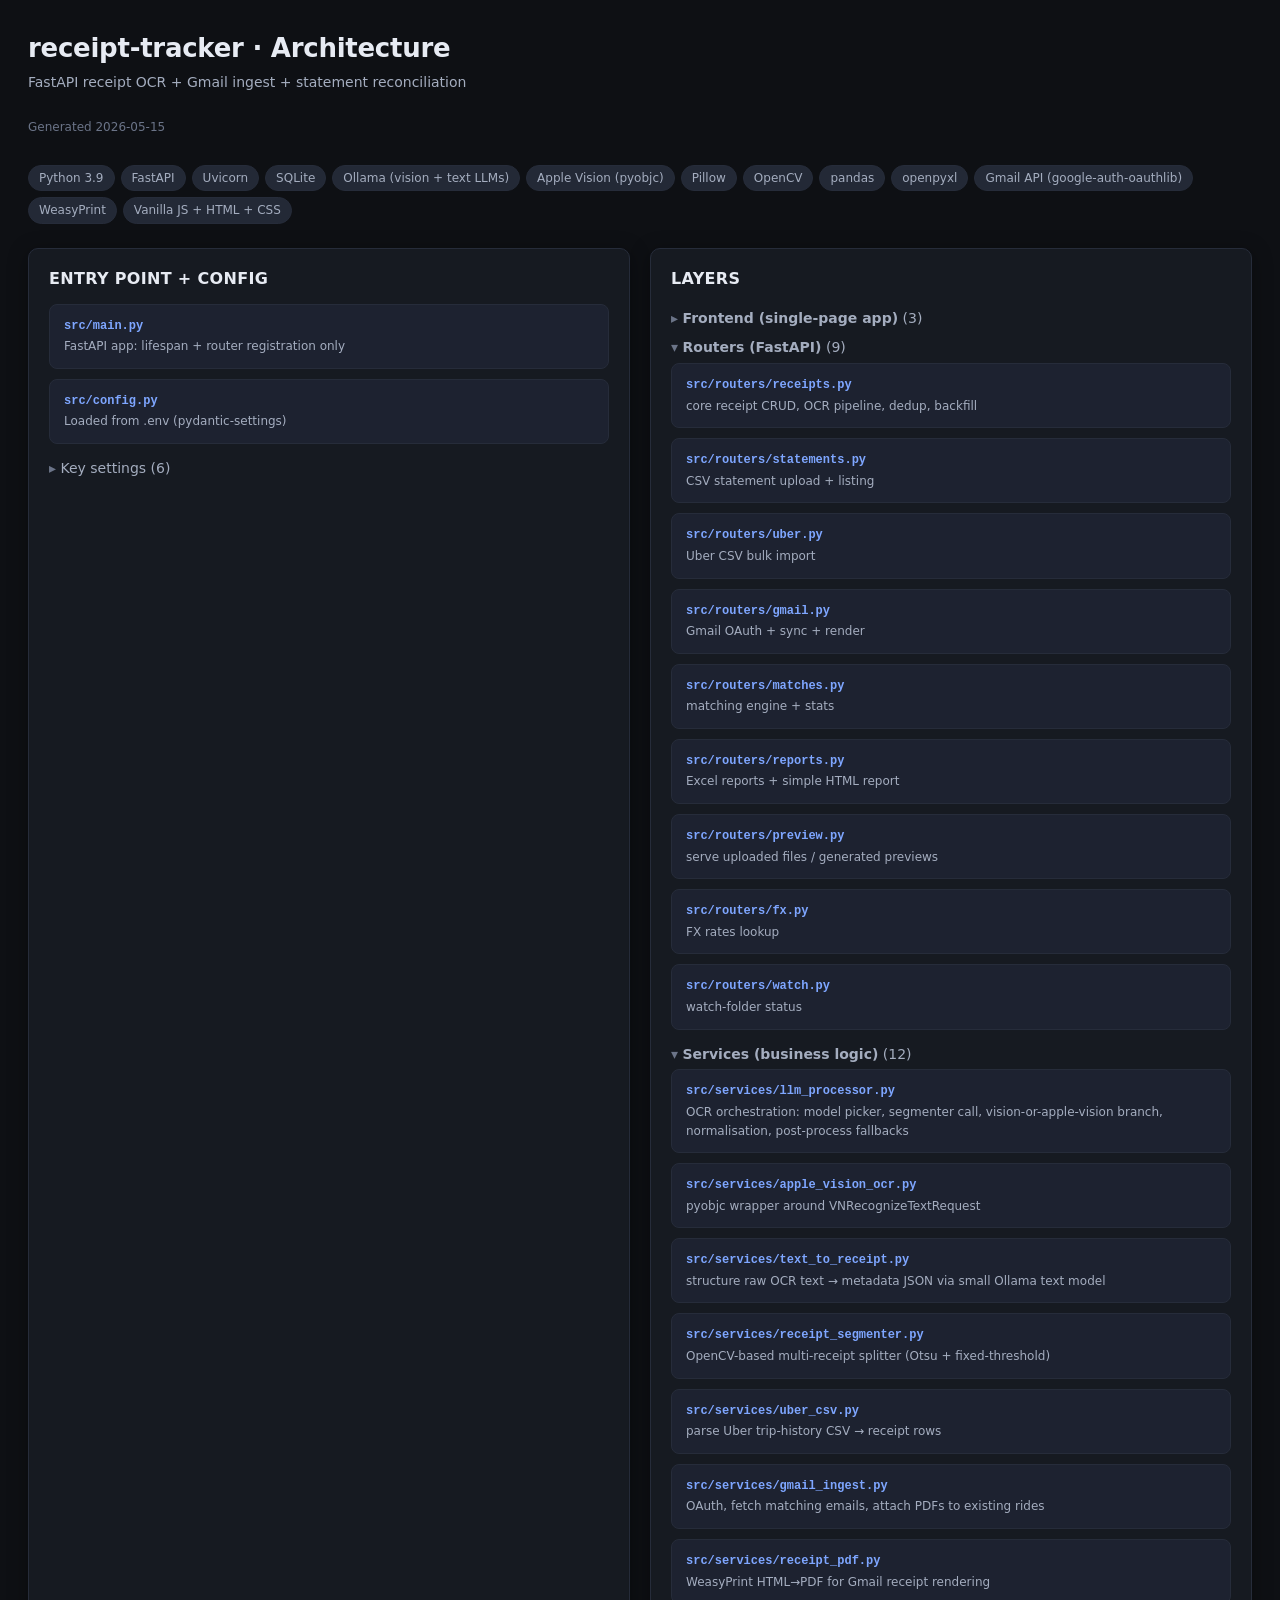
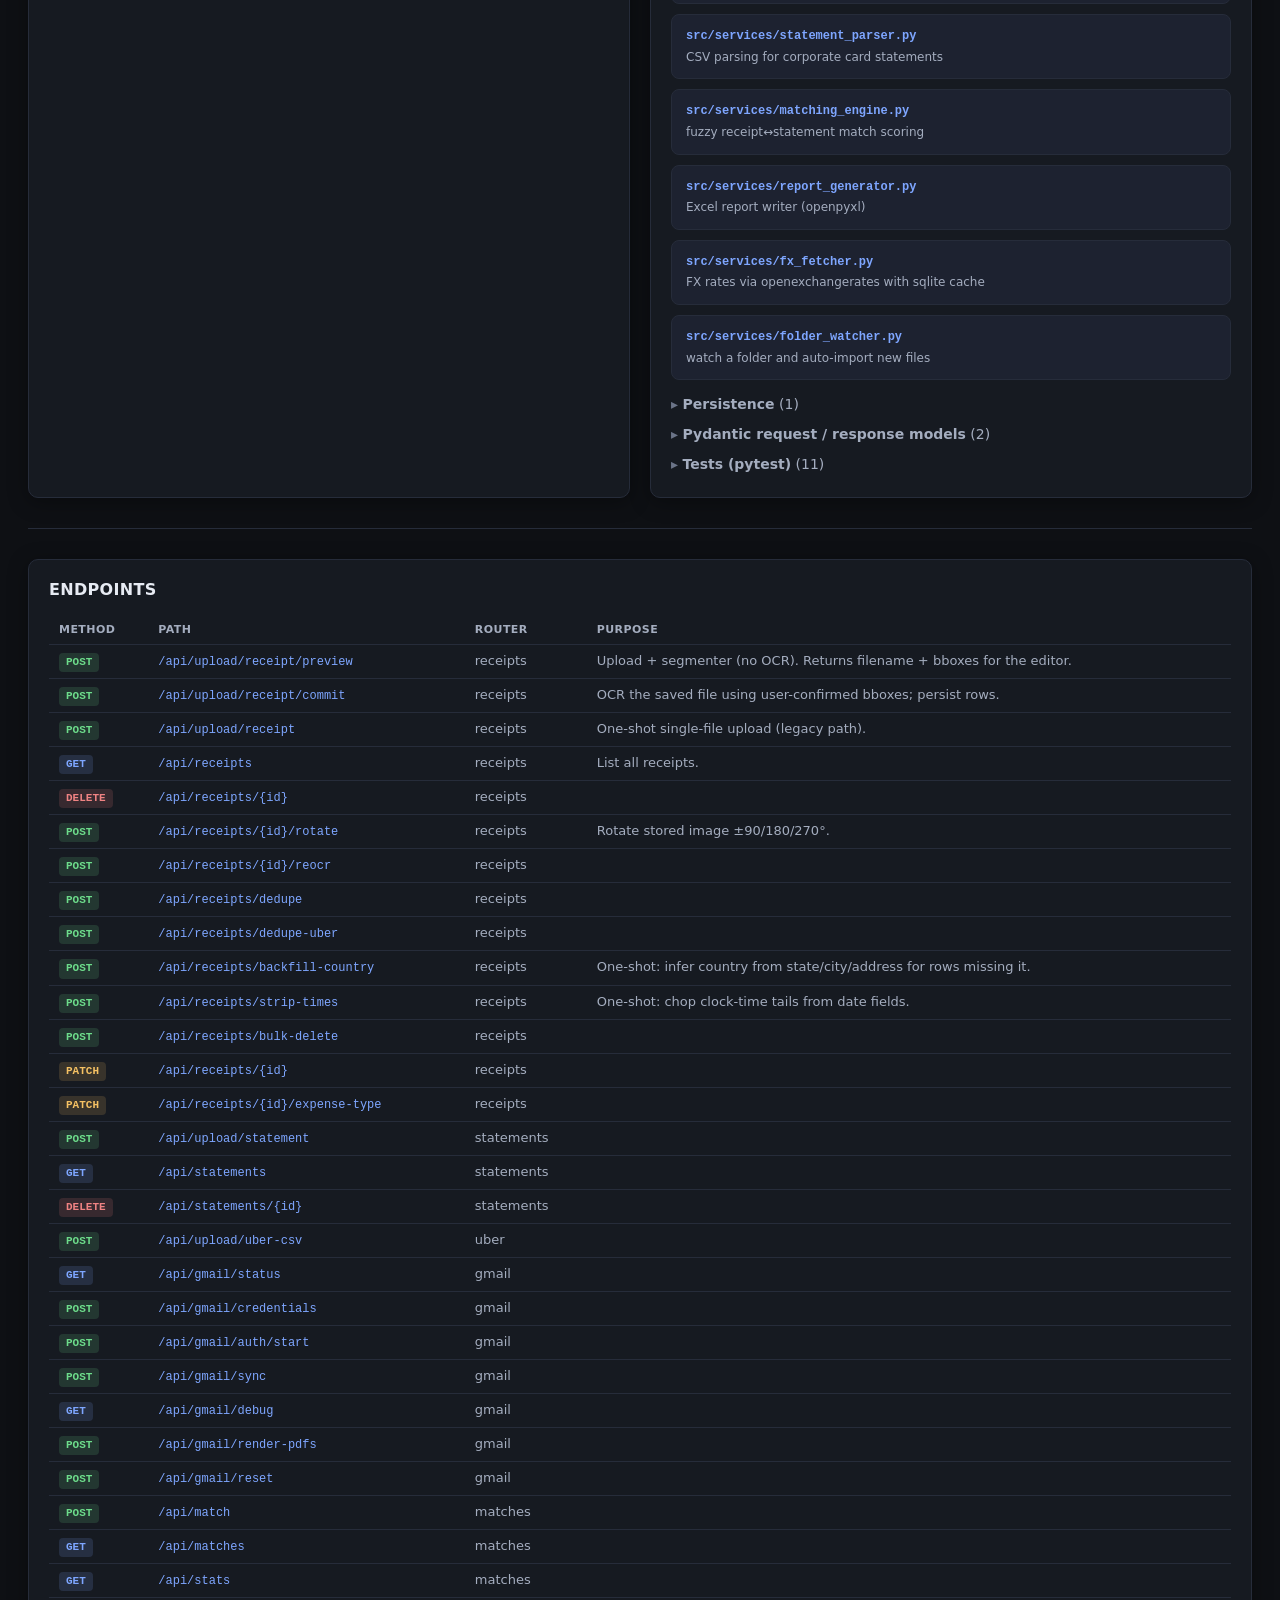
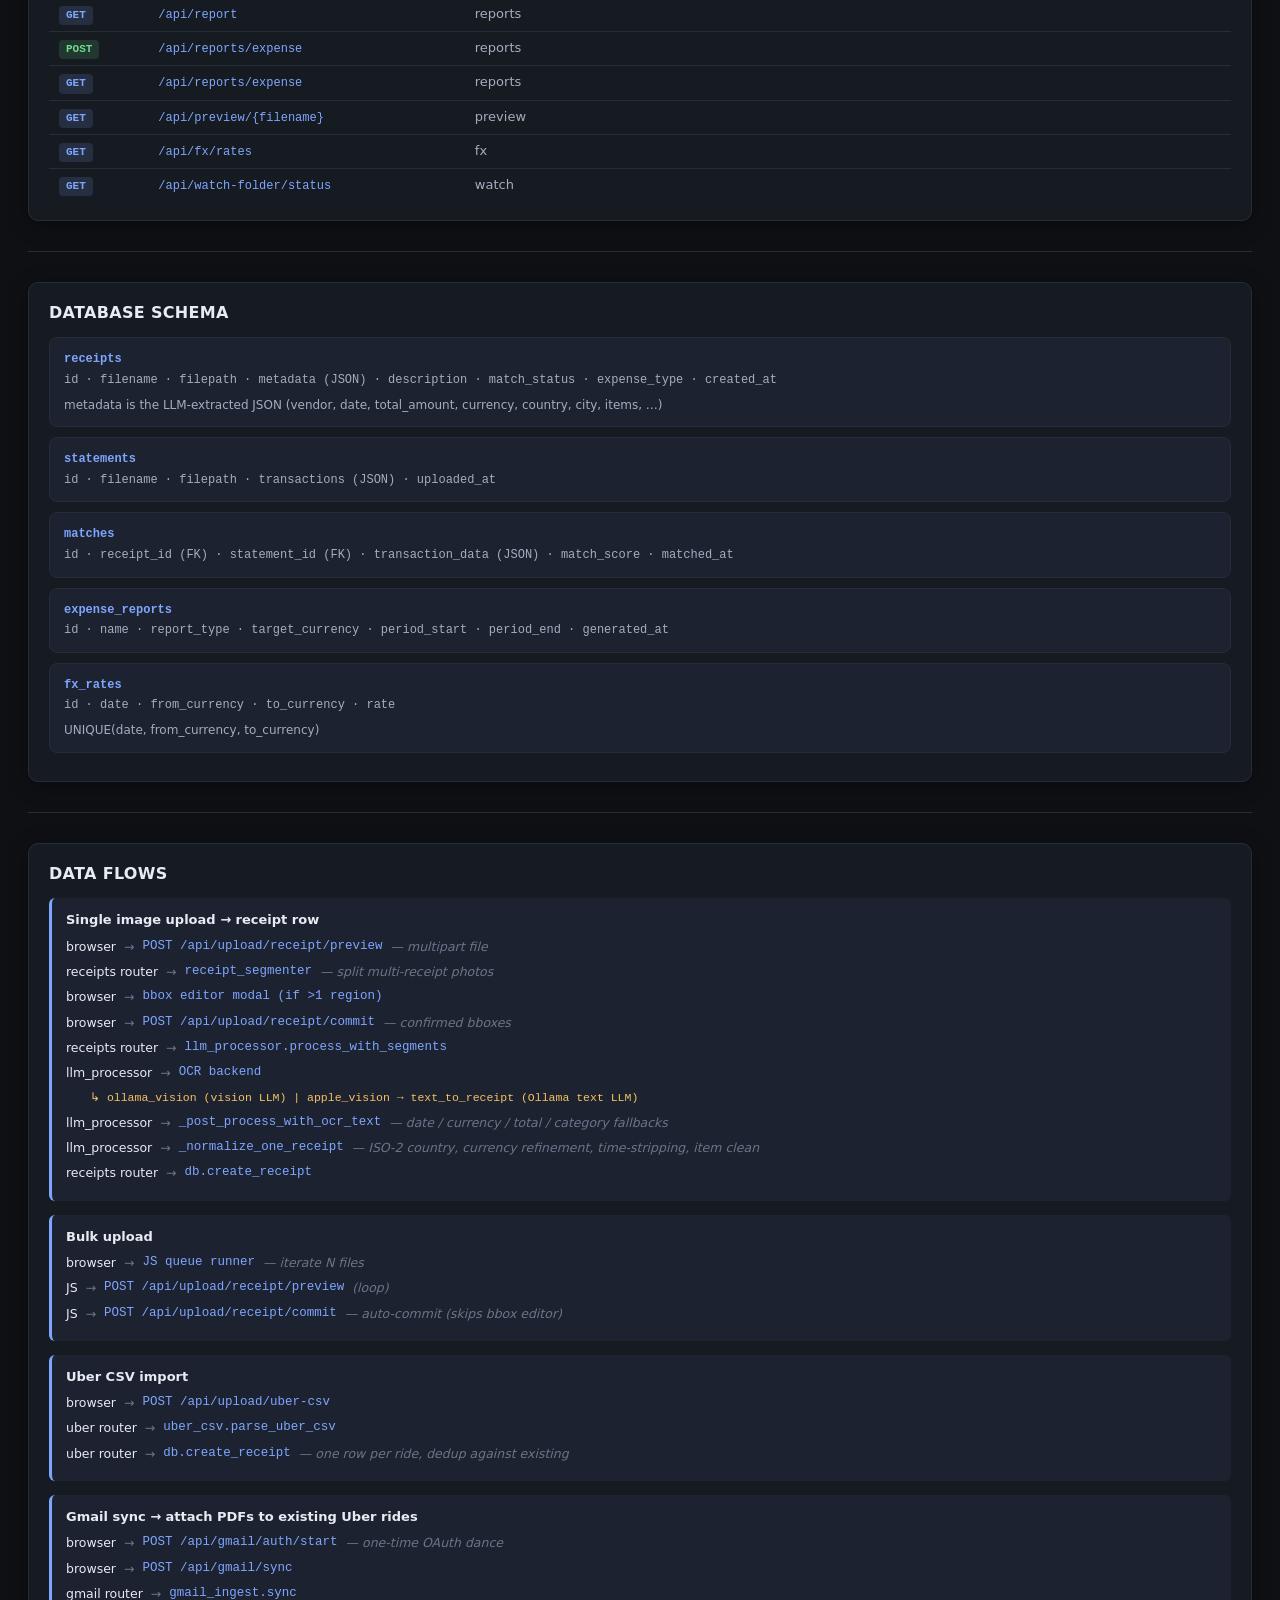
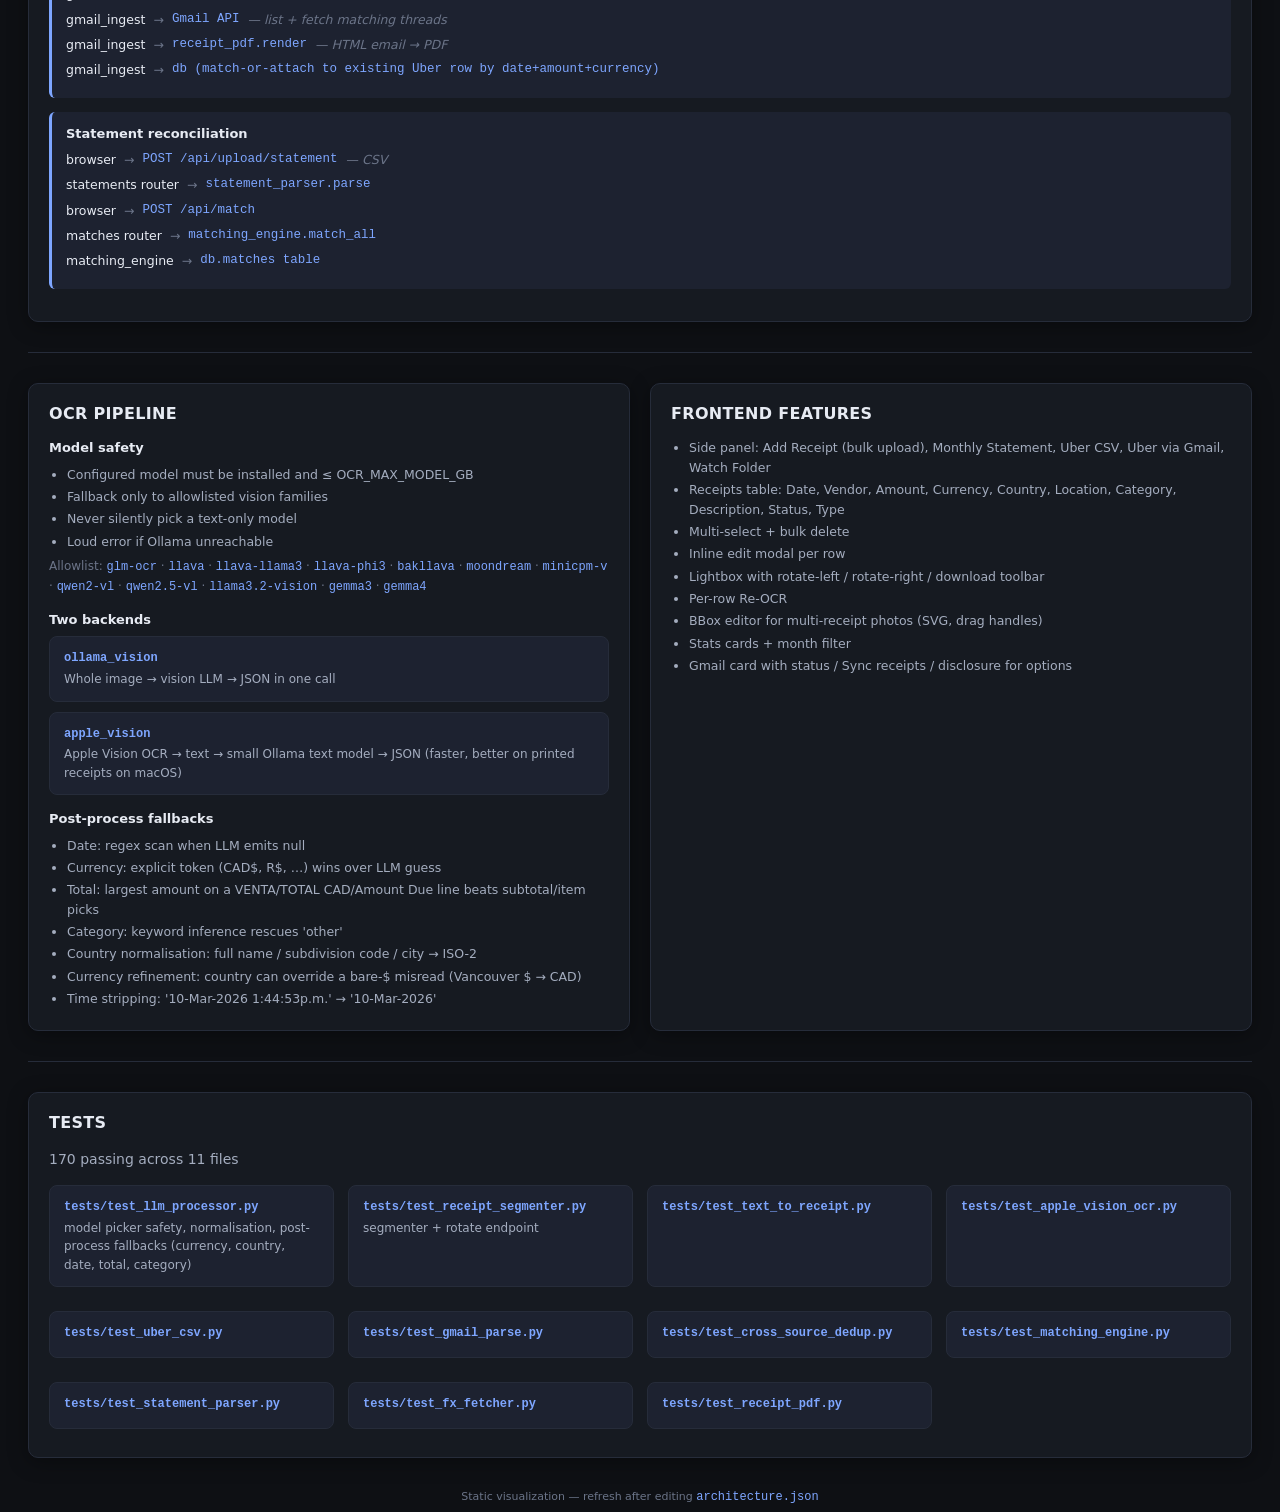
<file: docs/architecture.html>
<!doctype html>
<html lang="en">
<head>
<meta charset="utf-8">
<meta name="viewport" content="width=device-width,initial-scale=1">
<title>Receipt Tracker · Architecture</title>
<style>
  :root {
    --bg: #0e1014;
    --panel: #161a21;
    --panel-2: #1d2230;
    --border: #262c3a;
    --text: #e7ebf3;
    --text-2: #a4adbf;
    --text-3: #6b7488;
    --accent: #7ea6ff;
    --accent-2: #5d8cff;
    --ok: #6ddc8b;
    --warn: #f5c163;
    --err: #f08383;
    --tag-bg: #232936;
    --shadow: 0 4px 20px rgba(0,0,0,.35);
  }
  * { box-sizing: border-box; }
  html, body { margin: 0; padding: 0; }
  body {
    font-family: -apple-system, BlinkMacSystemFont, "Segoe UI", system-ui, sans-serif;
    background: var(--bg); color: var(--text);
    font-size: 14px; line-height: 1.55;
    padding: 28px;
  }
  h1 { margin: 0 0 4px; font-size: 26px; font-weight: 700; letter-spacing: -.01em; }
  h2 { font-size: 16px; font-weight: 600; margin: 0 0 12px; color: var(--text); letter-spacing: .02em; text-transform: uppercase; }
  h3 { font-size: 13px; font-weight: 600; margin: 0 0 6px; color: var(--text); }
  .tagline { color: var(--text-2); margin: 0 0 24px; }
  .meta { color: var(--text-3); font-size: 12px; margin-bottom: 28px; }
  .grid { display: grid; gap: 20px; }
  .grid.cols-2 { grid-template-columns: 1fr 1fr; }
  .grid.cols-3 { grid-template-columns: repeat(3, 1fr); }
  @media (max-width: 900px) { .grid.cols-2, .grid.cols-3 { grid-template-columns: 1fr; } }
  .panel {
    background: var(--panel);
    border: 1px solid var(--border);
    border-radius: 10px;
    padding: 18px 20px;
    box-shadow: var(--shadow);
  }
  .stack-tags { display: flex; flex-wrap: wrap; gap: 6px; margin: 10px 0 24px; }
  .tag {
    background: var(--tag-bg); color: var(--text-2);
    border-radius: 999px; padding: 3px 10px; font-size: 12px;
    border: 1px solid var(--border);
  }
  table { width: 100%; border-collapse: collapse; font-size: 13px; }
  th, td { padding: 6px 10px; text-align: left; vertical-align: top; border-bottom: 1px solid var(--border); }
  th { font-weight: 600; color: var(--text-2); text-transform: uppercase; font-size: 11px; letter-spacing: .04em; }
  tr:last-child td { border-bottom: none; }
  code { font-family: "SF Mono", ui-monospace, monospace; color: var(--accent); font-size: 12px; }
  .pill { display: inline-block; padding: 1px 7px; border-radius: 4px; font-family: "SF Mono", ui-monospace, monospace; font-size: 11px; font-weight: 600; }
  .pill.get { background: rgba(126,166,255,.15); color: var(--accent); }
  .pill.post { background: rgba(109,220,139,.15); color: var(--ok); }
  .pill.patch { background: rgba(245,193,99,.15); color: var(--warn); }
  .pill.delete { background: rgba(240,131,131,.15); color: var(--err); }
  .layer-card {
    background: var(--panel-2);
    border: 1px solid var(--border);
    border-radius: 8px;
    padding: 12px 14px;
    margin-bottom: 10px;
  }
  .layer-card h3 { margin-bottom: 2px; color: var(--accent); font-family: "SF Mono", ui-monospace, monospace; font-size: 12px; }
  .layer-card p { margin: 0; color: var(--text-2); font-size: 12px; }
  .columns { display: grid; gap: 14px; grid-template-columns: repeat(auto-fit, minmax(260px, 1fr)); }
  .flow {
    background: var(--panel-2);
    border-left: 3px solid var(--accent);
    border-radius: 6px;
    padding: 12px 14px;
    margin-bottom: 14px;
  }
  .flow-step {
    display: flex; align-items: flex-start; gap: 8px;
    margin: 6px 0; font-size: 12.5px; color: var(--text-2);
  }
  .flow-step .arrow { color: var(--text-3); flex-shrink: 0; }
  .flow-step .from { color: var(--text); font-weight: 500; }
  .flow-step .to { color: var(--accent); font-family: "SF Mono", ui-monospace, monospace; }
  .flow-step .note { color: var(--text-3); font-style: italic; }
  ul { padding-left: 18px; margin: 6px 0 0; color: var(--text-2); }
  ul li { margin: 3px 0; font-size: 12.5px; }
  details summary {
    cursor: pointer; padding: 4px 0; color: var(--text-2);
    list-style: none;
  }
  details summary::before { content: "▸ "; color: var(--text-3); }
  details[open] summary::before { content: "▾ "; }
  details summary:hover { color: var(--text); }
  .schema-cols { color: var(--text-3); font-family: "SF Mono", ui-monospace, monospace; font-size: 11.5px; }
  .branch { color: var(--warn); font-family: "SF Mono", ui-monospace, monospace; font-size: 11.5px; }
  hr { border: none; border-top: 1px solid var(--border); margin: 30px 0; }
  .footnote { color: var(--text-3); font-size: 11px; text-align: center; margin-top: 30px; }
</style>
</head>
<body>
<h1 id="title">Receipt Tracker · Architecture</h1>
<p class="tagline" id="tagline">Loading…</p>
<div class="meta" id="meta"></div>

<div class="stack-tags" id="stack"></div>

<div class="grid cols-2">
  <div class="panel">
    <h2>Entry point + config</h2>
    <div id="entry"></div>
  </div>
  <div class="panel">
    <h2>Layers</h2>
    <div id="layers"></div>
  </div>
</div>

<hr>

<div class="panel">
  <h2>Endpoints</h2>
  <table id="endpoints">
    <thead><tr><th>Method</th><th>Path</th><th>Router</th><th>Purpose</th></tr></thead>
    <tbody></tbody>
  </table>
</div>

<hr>

<div class="panel">
  <h2>Database schema</h2>
  <div id="tables"></div>
</div>

<hr>

<div class="panel">
  <h2>Data flows</h2>
  <div id="flows"></div>
</div>

<hr>

<div class="grid cols-2">
  <div class="panel">
    <h2>OCR pipeline</h2>
    <div id="ocr"></div>
  </div>
  <div class="panel">
    <h2>Frontend features</h2>
    <ul id="frontend"></ul>
  </div>
</div>

<hr>

<div class="panel">
  <h2>Tests</h2>
  <div id="tests"></div>
</div>

<p class="footnote">Static visualization — refresh after editing <code>architecture.json</code></p>

<script>
async function load() {
  const r = await fetch('architecture.json');
  const j = await r.json();

  document.getElementById('title').textContent = `${j.name} · Architecture`;
  document.getElementById('tagline').textContent = j.tagline;
  document.getElementById('meta').textContent = `Generated ${j.generated_at}`;

  document.getElementById('stack').innerHTML =
    j.stack.map(s => `<span class="tag">${s}</span>`).join('');

  // Entry + config
  const cfg = j.config.key_settings.map(s =>
    `<div class="layer-card">
      <h3>${s.name}</h3>
      <p>default <code>${s.default}</code>${s.note ? ' · ' + s.note : ''}${s.choices ? ' · choices: ' + s.choices.join(', ') : ''}</p>
    </div>`
  ).join('');
  document.getElementById('entry').innerHTML = `
    <div class="layer-card">
      <h3>${j.entry_point.file}</h3>
      <p>${j.entry_point.purpose}</p>
    </div>
    <div class="layer-card">
      <h3>${j.config.file}</h3>
      <p>Loaded from ${j.config.source}</p>
    </div>
    <details><summary>Key settings (${j.config.key_settings.length})</summary>${cfg}</details>
  `;

  // Layers
  document.getElementById('layers').innerHTML = j.layers.map(L => {
    const files = L.files.map(f =>
      `<div class="layer-card"><h3>${f.path}</h3><p>${f.role || f.purpose || f.note || ''}</p></div>`
    ).join('');
    return `<details ${L.id === 'routers' || L.id === 'services' ? 'open' : ''}>
      <summary><strong>${L.title}</strong> (${L.files.length})</summary>
      ${L.notes ? `<p style="color:var(--text-3);font-size:12px;margin:6px 0 8px">${L.notes}</p>` : ''}
      ${files}
    </details>`;
  }).join('');

  // Endpoints
  document.querySelector('#endpoints tbody').innerHTML =
    j.endpoints.map(e =>
      `<tr>
        <td><span class="pill ${e.method.toLowerCase()}">${e.method}</span></td>
        <td><code>${e.path}</code></td>
        <td style="color:var(--text-2)">${e.router}</td>
        <td style="color:var(--text-2)">${e.purpose || ''}</td>
      </tr>`
    ).join('');

  // Tables
  const dbLayer = j.layers.find(L => L.id === 'db');
  document.getElementById('tables').innerHTML = dbLayer.tables.map(t =>
    `<div class="layer-card">
      <h3>${t.name}</h3>
      <p class="schema-cols">${t.columns.join(' · ')}</p>
      ${t.notes ? `<p style="margin-top:6px">${t.notes}</p>` : ''}
    </div>`
  ).join('');

  // Flows
  document.getElementById('flows').innerHTML = j.data_flows.map(f => {
    const steps = f.steps.map(s => {
      const branch = s.branch ? `<div class="branch" style="margin-left:24px">↳ ${s.branch.join('   |   ')}</div>` : '';
      const noteSpan = s.note ? `<span class="note">— ${s.note}</span>` : '';
      const loop = s.loop ? ' <span class="note">(loop)</span>' : '';
      return `<div class="flow-step">
        <span class="from">${s.from}</span>
        <span class="arrow">→</span>
        <span class="to">${s.to}</span>${loop}
        ${noteSpan}
      </div>${branch}`;
    }).join('');
    return `<div class="flow">
      <h3>${f.name}</h3>
      ${steps}
    </div>`;
  }).join('');

  // OCR
  const ocr = j.ocr_pipeline_detail;
  document.getElementById('ocr').innerHTML = `
    <h3>Model safety</h3>
    <ul>${ocr.model_safety.rules.map(r => `<li>${r}</li>`).join('')}</ul>
    <p style="color:var(--text-3);font-size:12px;margin-top:6px">Allowlist: ${ocr.model_safety.allowlist.map(a => `<code>${a}</code>`).join(' · ')}</p>
    <h3 style="margin-top:14px">Two backends</h3>
    <div class="layer-card"><h3>ollama_vision</h3><p>${ocr.two_backends.ollama_vision}</p></div>
    <div class="layer-card"><h3>apple_vision</h3><p>${ocr.two_backends.apple_vision}</p></div>
    <h3 style="margin-top:14px">Post-process fallbacks</h3>
    <ul>${ocr.post_process_fallbacks.map(f => `<li>${f}</li>`).join('')}</ul>
  `;

  // Frontend
  document.getElementById('frontend').innerHTML =
    j.frontend_features.map(f => `<li>${f}</li>`).join('');

  // Tests
  const t = j.layers.find(L => L.id === 'tests');
  document.getElementById('tests').innerHTML = `
    <p style="color:var(--text-2)">${t.current_total} passing across ${t.files.length} files</p>
    <div class="columns">
      ${t.files.map(f => `<div class="layer-card"><h3>${f.path}</h3>${f.note ? `<p>${f.note}</p>` : ''}</div>`).join('')}
    </div>`;
}

load().catch(e => {
  document.getElementById('tagline').textContent = 'Error loading architecture.json: ' + e.message;
});
</script>
</body>
</html>
</file>
